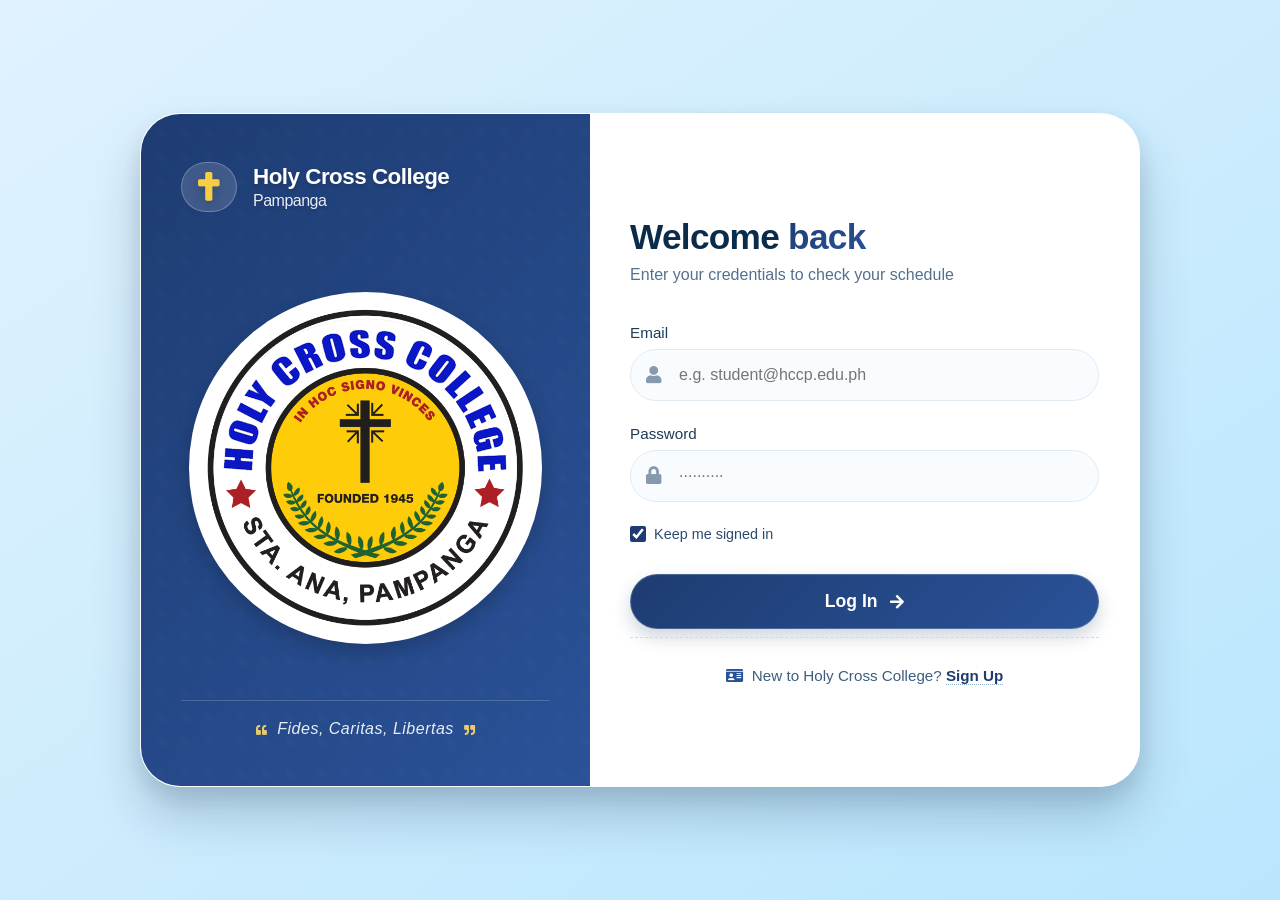
<file: 2/index.html>
﻿<!DOCTYPE html>
<html lang="en">
<head>
  <meta charset="UTF-8">
  <meta name="viewport" content="width=device-width, initial-scale=1.0">
  <title>Holy Cross College Pampanga · Schedule Portal</title>
  <!-- Font Awesome 5 (free) for icons -->
  <link rel="stylesheet" href="https://use.fontawesome.com/releases/v5.15.4/css/all.css">
  <link rel="stylesheet" href="style.css">
</head>
<body>
  <div class="login-card">
    <!-- left side : branding with Holy Cross College Pampanga logo -->
    <div class="brand-panel">
      <div class="brand-header">
        <!-- College Logo/Icon -->
        <div class="college-logo">
          <i class="fas fa-cross"></i>
        </div>
        <h2>Holy Cross College<br><span>Pampanga</span></h2>
      </div>
      
      <div class="logo-container">
        <img src="logohcc.png" alt="Holy Cross College Pampanga Logo" class="school-logo">
      </div>

      <!-- College Motto -->
      <div class="college-motto">
        <i class="fas fa-quote-left"></i> Fides, Caritas, Libertas <i class="fas fa-quote-right"></i>
      </div>
    </div>

    <!-- right side: login form -->
    <div class="form-panel">
      <div class="form-header">
        <h1>Welcome <span>back</span></h1>
        <p>Enter your credentials to check your schedule</p>
      </div>

      <form id="loginForm" onsubmit="return false;">
        <!-- username / email field -->
        <div class="input-group">
          <label for="email">Email</label>
          <div class="input-icon">
            <i class="fas fa-user"></i>
            <input type="text" id="email" name="email" placeholder="e.g. student@hccp.edu.ph" autocomplete="email">
          </div>
        </div>

        <!-- password field -->
        <div class="input-group">
          <label for="password">Password</label>
          <div class="input-icon">
            <i class="fas fa-lock"></i>
            <input type="password" id="password" name="password" placeholder="··········" autocomplete="current-password">
          </div>
        </div>

        <!-- remember me & forgot password -->
        <div class="form-extras">
          <label class="remember-me">
            <input type="checkbox" checked> <span>Keep me signed in</span>
          </label>
        </div>

        <!-- login button -->
        <button type="submit" class="login-btn">
          <span>Log In</span>
          <i class="fas fa-arrow-right"></i>
        </button>
      </form>

      <p class="signup-hint">
        <i class="fas fa-id-card"></i> New to Holy Cross College? <a href="signup.html">Sign Up</a>
      </p>
    </div>
  </div>
</body>
</html>
</file>
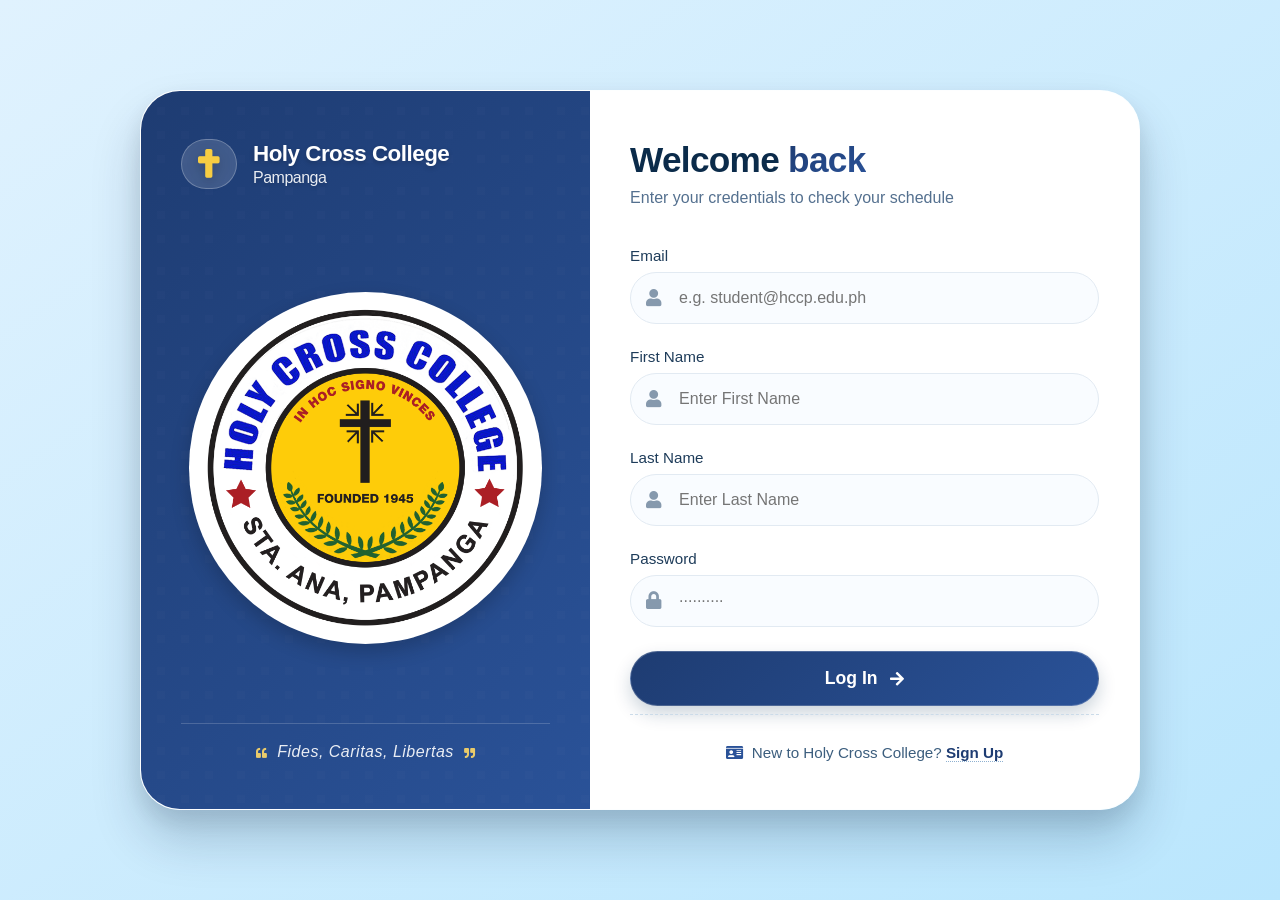
<file: 2/signup.html>
<!DOCTYPE html>
<html lang="en">
<head>
  <meta charset="UTF-8">
  <meta name="viewport" content="width=device-width, initial-scale=1.0">
  <title>Holy Cross College Pampanga · Schedule Portal</title>
  <!-- Font Awesome 5 (free) for icons -->
  <link rel="stylesheet" href="https://use.fontawesome.com/releases/v5.15.4/css/all.css">
  <link rel="stylesheet" href="style.css">
</head>
<body>
  <div class="login-card">
    <!-- left side : branding with Holy Cross College Pampanga logo -->
    <div class="brand-panel">
      <div class="brand-header">
        <!-- College Logo/Icon -->
        <div class="college-logo">
          <i class="fas fa-cross"></i>
        </div>
        <h2>Holy Cross College<br><span>Pampanga</span></h2>
      </div>
      
      <div class="logo-container">
        <img src="logohcc.png" alt="Holy Cross College Pampanga Logo" class="school-logo">
      </div>

      <!-- College Motto -->
      <div class="college-motto">
        <i class="fas fa-quote-left"></i> Fides, Caritas, Libertas <i class="fas fa-quote-right"></i>
      </div>
    </div>

    <!-- right side: login form -->
    <div class="form-panel">
      <div class="form-header">
        <h1>Welcome <span>back</span></h1>
        <p>Enter your credentials to check your schedule</p>
      </div>

      <form id="loginForm" onsubmit="return false;">
        <!-- username / email field -->
        <div class="input-group">
          <label for="email">Email</label>
          <div class="input-icon">
            <i class="fas fa-user"></i>
            <input type="text" id="email" name="email" placeholder="e.g. student@hccp.edu.ph" autocomplete="email">
          </div>
        </div>

        <div class="input-group">
          <label for="first_name">First Name</label>
          <div class="input-icon">
            <i class="fas fa-user"></i>
            <input type="text" id="first_name" name="first_name" placeholder="Enter First Name" autocomplete="first_name">
          </div>
        </div>

        <div class="input-group">
          <label for="last_name">Last Name</label>
          <div class="input-icon">
            <i class="fas fa-user"></i>
            <input type="text" id="last_name" name="last_name" placeholder="Enter Last Name" autocomplete="last_name">
          </div>
        </div>

        <!-- password field -->
        <div class="input-group">
          <label for="password">Password</label>
          <div class="input-icon">
            <i class="fas fa-lock"></i>
            <input type="password" id="password" name="password" placeholder="··········" autocomplete="current-password">
          </div>
        </div>

        <!-- login button -->
        <button type="submit" class="login-btn">
          <span>Log In</span>
          <i class="fas fa-arrow-right"></i>
        </button>
      </form>

      <p class="signup-hint">
        <i class="fas fa-id-card"></i> New to Holy Cross College? <a href="index.html">Sign Up</a>
      </p>
    </div>
  </div>
</body>
</html>
</file>
<file: 2/style.css>
* {
  margin: 0;
  padding: 0;
  box-sizing: border-box;
  font-family: 'Inter', -apple-system, BlinkMacSystemFont, 'Segoe UI', Roboto, sans-serif;
}

body {
  min-height: 100vh;
  background: linear-gradient(145deg, #e0f2fe 0%, #bae6fd 100%);
  display: flex;
  align-items: center;
  justify-content: center;
  padding: 1.5rem;
}

/* main card */
.login-card {
  background: rgba(255, 255, 255, 0.9);
  backdrop-filter: blur(12px);
  -webkit-backdrop-filter: blur(12px);
  border-radius: 2.5rem;
  box-shadow: 0 30px 50px rgba(0, 35, 70, 0.2), 0 10px 25px rgba(0, 20, 40, 0.1);
  width: 100%;
  max-width: 1000px;
  display: flex;
  flex-direction: row;
  overflow: hidden;
  transition: all 0.3s ease;
  border: 1px solid rgba(255, 255, 255, 0.5);
}

/* left side : branding with Holy Cross College Pampanga - Blue theme restored */
.brand-panel {
  background: linear-gradient(135deg, #1e3c72 0%, #2a5298 100%);
  padding: 3rem 2.5rem;
  flex: 1 1 45%;
  display: flex;
  flex-direction: column;
  justify-content: space-between;
  color: white;
  position: relative;
  isolation: isolate;
}

.brand-panel::after {
  content: '';
  position: absolute;
  inset: 0;
  background: url('data:image/svg+xml;utf8,<svg xmlns="http://www.w3.org/2000/svg" viewBox="0 0 100 100" opacity="0.08"><path fill="white" d="M20 20h10v10H20zM50 20h10v10H50zM80 20h10v10H80zM20 50h10v10H20zM50 50h10v10H50zM80 50h10v10H80zM20 80h10v10H20zM50 80h10v10H50zM80 80h10v10H80z"/></svg>');
  background-size: 80px;
  opacity: 0.15;
  z-index: -1;
} 

.brand-header {
  display: flex;
  align-items: center;
  gap: 1rem;
  margin-bottom: 3rem;
}

/* Logo container styles */
.logo-container {
  display: flex;
  justify-content: center;
  align-items: center;
  margin: 1.5rem 0 1rem;
  padding: 0.5rem;
}

.school-logo {
  width: 360px; /* Adjust this value based on your logo size */
  height: auto;
  max-width: 100%;
  object-fit: contain;
  border-radius: 50%; /* Makes it circular - remove if you want square/rectangle */
  border: 3px solid rgba(255, 255, 255, 0.3);
  box-shadow: 0 8px 20px rgba(0, 0, 0, 0.2);
  background: white; /* In case logo has transparency */
  padding: 5px; /* Adds space around the logo */
  transition: transform 0.3s ease;
}

.school-logo:hover {
  transform: scale(1.05);
}

.college-logo {
  display: flex;
  align-items: center;
  gap: 0.3rem;
  background: rgba(255, 255, 255, 0.15);
  padding: 0.6rem 1rem;
  border-radius: 50px;
  backdrop-filter: blur(4px);
  border: 1px solid rgba(255, 255, 255, 0.25);
}

.college-logo i {
  font-size: 1.8rem;
  color: #f7cd42;
  filter: drop-shadow(0 4px 6px rgba(0,0,0,0.2));
}

.logo-text {
  font-weight: 700;
  font-size: 1.4rem;
  letter-spacing: 1px;
  color: white;
  text-shadow: 0 2px 4px rgba(0,0,0,0.2);
}

.brand-header h2 {
  font-weight: 600;
  font-size: 1.4rem;
  letter-spacing: -0.5px;
  text-shadow: 0 2px 5px rgba(0,0,0,0.2);
  line-height: 1.2;
}

.brand-header h2 span {
  font-size: 1rem;
  font-weight: 400;
  opacity: 0.9;
  display: block;
}

.schedule-showcase {
  margin: 1.5rem 0 2rem;
}

.schedule-showcase p {
  font-size: 1.2rem;
  font-weight: 300;
  opacity: 0.9;
  margin-bottom: 1.8rem;
  line-height: 1.5;
}

.mini-schedule-grid {
  display: flex;
  flex-direction: column;
  gap: 0.75rem;
  background: rgba(255,255,255,0.1);
  backdrop-filter: blur(4px);
  border-radius: 1.8rem;
  padding: 1.5rem;
  border: 1px solid rgba(255,255,255,0.2);
}

.grid-row {
  display: flex;
  gap: 0.75rem;
  align-items: center;
}

.grid-time {
  width: 50px;
  font-size: 0.85rem;
  font-weight: 500;
  opacity: 0.8;
}

.grid-event {
  background: rgba(255,255,255,0.2);
  border-radius: 40px;
  padding: 0.55rem 1.2rem;
  font-size: 0.9rem;
  font-weight: 500;
  flex: 1;
  border: 1px solid rgba(255,255,255,0.25);
}

.grid-event i {
  margin-right: 8px;
  font-size: 0.75rem;
  color: #ffd966;
}

.college-motto {
  margin-top: 2rem;
  text-align: center;
  font-style: italic;
  font-size: 1rem;
  opacity: 0.9;
  border-top: 1px solid rgba(255,255,255,0.2);
  padding-top: 1.2rem;
  letter-spacing: 0.5px;
}

.college-motto i {
  color: #ffd966;
  font-size: 0.7rem;
  margin: 0 0.3rem;
}

/* right side: login form - Blue theme restored */
.form-panel {
  flex: 1 1 55%;
  padding: 3rem 2.5rem;
  background: white;
  display: flex;
  flex-direction: column;
  justify-content: center;
}

.form-header {
  margin-bottom: 2.5rem;
}

.form-header h1 {
  font-size: 2.2rem;
  font-weight: 700;
  color: #0b2b4a;
  letter-spacing: -0.02em;
  line-height: 1.2;
}

.form-header h1 span {
  background: linear-gradient(145deg, #1e3c72, #2a5298);
  -webkit-background-clip: text;
  -webkit-text-fill-color: transparent;
  background-clip: text;
}

.form-header p {
  color: #54708f;
  margin-top: 0.5rem;
  font-size: 1rem;
  font-weight: 400;
}

/* input groups */
.input-group {
  margin-bottom: 1.5rem;
  position: relative;
}

.input-group label {
  display: block;
  margin-bottom: 0.5rem;
  font-weight: 500;
  color: #1e3c5a;
  font-size: 0.95rem;
}

.input-icon {
  position: relative;
}

.input-icon i {
  position: absolute;
  left: 16px;
  top: 50%;
  transform: translateY(-50%);
  color: #8699ad;
  font-size: 1.1rem;
  transition: color 0.2s;
}

.input-icon input {
  width: 100%;
  padding: 1rem 1rem 1rem 3rem;
  border: 1.5px solid #e2eaf2;
  border-radius: 60px;
  font-size: 1rem;
  background: #f9fcff;
  transition: all 0.2s;
  outline: none;
  color: #0a2a44;
}

.input-icon input:focus {
  border-color: #2a5298;
  background: white;
  box-shadow: 0 6px 16px rgba(0, 60, 130, 0.08);
}

.input-icon input:focus + i {
  color: #1e3c72;
}

/* extras */
.form-extras {
  display: flex;
  justify-content: space-between;
  align-items: center;
  margin: 1.2rem 0 2rem;
  font-size: 0.9rem;
}

.remember-me {
  display: flex;
  align-items: center;
  gap: 0.5rem;
  color: #2b4b6f;
}

.remember-me input[type="checkbox"] {
  accent-color: #1e3c72;
  width: 1rem;
  height: 1rem;
}

.forgot-link {
  color: #2a5298;
  text-decoration: none;
  font-weight: 500;
  transition: color 0.2s;
}

.forgot-link:hover {
  color: #1e3c72;
  text-decoration: underline;
}

/* login button */
.login-btn {
  background: linear-gradient(135deg, #1e3c72, #2a5298);
  color: white;
  border: none;
  padding: 1rem 1.8rem;
  border-radius: 60px;
  font-size: 1.1rem;
  font-weight: 600;
  display: flex;
  align-items: center;
  justify-content: center;
  gap: 0.8rem;
  width: 100%;
  cursor: pointer;
  transition: all 0.25s;
  border: 1px solid rgba(255,255,255,0.2);
  box-shadow: 0 8px 18px rgba(0, 45, 80, 0.2);
}

.login-btn i {
  font-size: 1rem;
  transition: transform 0.2s;
}

.login-btn:hover {
  background: linear-gradient(135deg, #163257, #1f4172);
  transform: scale(1.01);
  box-shadow: 0 12px 22px rgba(0, 45, 80, 0.25);
}

.login-btn:hover i {
  transform: translateX(5px);
}

/* SSO hint & buttons */
.sso-hint {
  display: flex;
  align-items: center;
  gap: 1rem;
  margin: 2rem 0 1.2rem;
}

.hr-line {
  flex: 1;
  height: 1px;
  background: #d9e2ec;
}

.sso-text {
  color: #54708f;
  font-size: 0.8rem;
  font-weight: 600;
  letter-spacing: 0.5px;
}

.sso-icons {
  display: flex;
  gap: 1rem;
  margin-bottom: 1.5rem;
}

.sso-btn {
  flex: 1;
  background: white;
  border: 1.5px solid #d0dfec;
  border-radius: 50px;
  padding: 0.8rem 0.5rem;
  font-size: 0.95rem;
  font-weight: 500;
  color: #1e3c5a;
  display: flex;
  align-items: center;
  justify-content: center;
  gap: 0.6rem;
  cursor: pointer;
  transition: all 0.2s;
  background: #f6fafd;
}

.sso-btn i {
  color: #2a5298;
  font-size: 1rem;
}

.sso-btn:hover {
  background: white;
  border-color: #2a5298;
  box-shadow: 0 4px 10px rgba(0,60,130,0.1);
}

/* signup hint */
.signup-hint {
  text-align: center;
  margin-top: 0.5rem;
  font-size: 0.95rem;
  color: #3c5e7e;
  border-top: 1px dashed #cbdbe9;
  padding-top: 1.8rem;
}

.signup-hint i {
  color: #2a5298;
  margin-right: 0.3rem;
}

.signup-hint a {
  color: #1e3c72;
  font-weight: 600;
  text-decoration: none;
  border-bottom: 1px dotted #8fb1d1;
}

.signup-hint a:hover {
  color: #0a2848;
  border-bottom: 1px solid #1e3c72;
}

/* responsiveness */
@media (max-width: 750px) {
  .login-card {
    flex-direction: column;
    border-radius: 2rem;
    max-width: 500px;
  }
  
  .brand-panel {
    padding: 2rem 1.8rem;
  }
  
  .brand-header {
    margin-bottom: 1.5rem;
  }
  
  .form-panel {
    padding: 2.5rem 1.8rem;
  }
  
  .form-header h1 {
    font-size: 2rem;
  }
}

@media (max-width: 450px) {
  body { padding: 0.8rem; }
  
  .login-card { border-radius: 1.5rem; }
  
  .form-extras {
    flex-direction: column;
    align-items: flex-start;
    gap: 0.8rem;
  }
  
  .sso-icons {
    flex-direction: column;
    gap: 0.7rem;
  }
  
  .sso-btn {
    padding: 0.9rem;
  }
}
</file>
